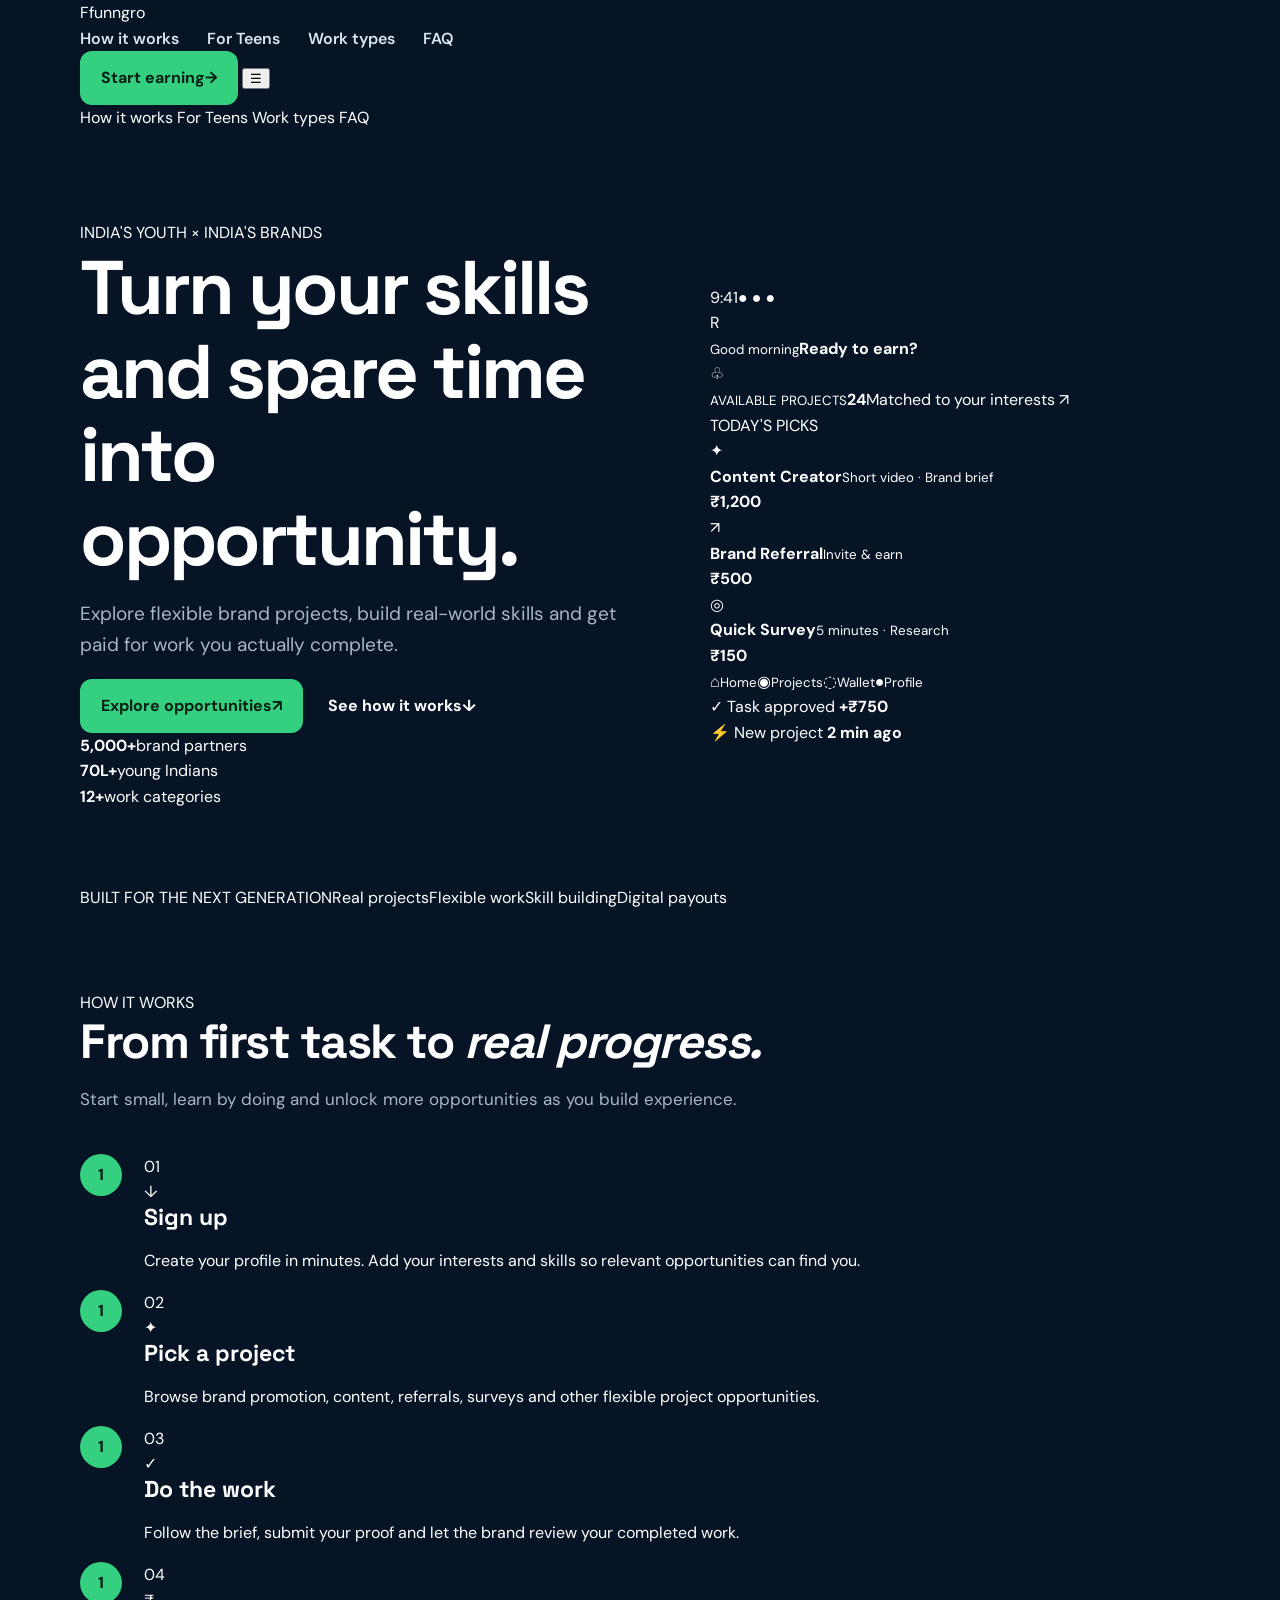
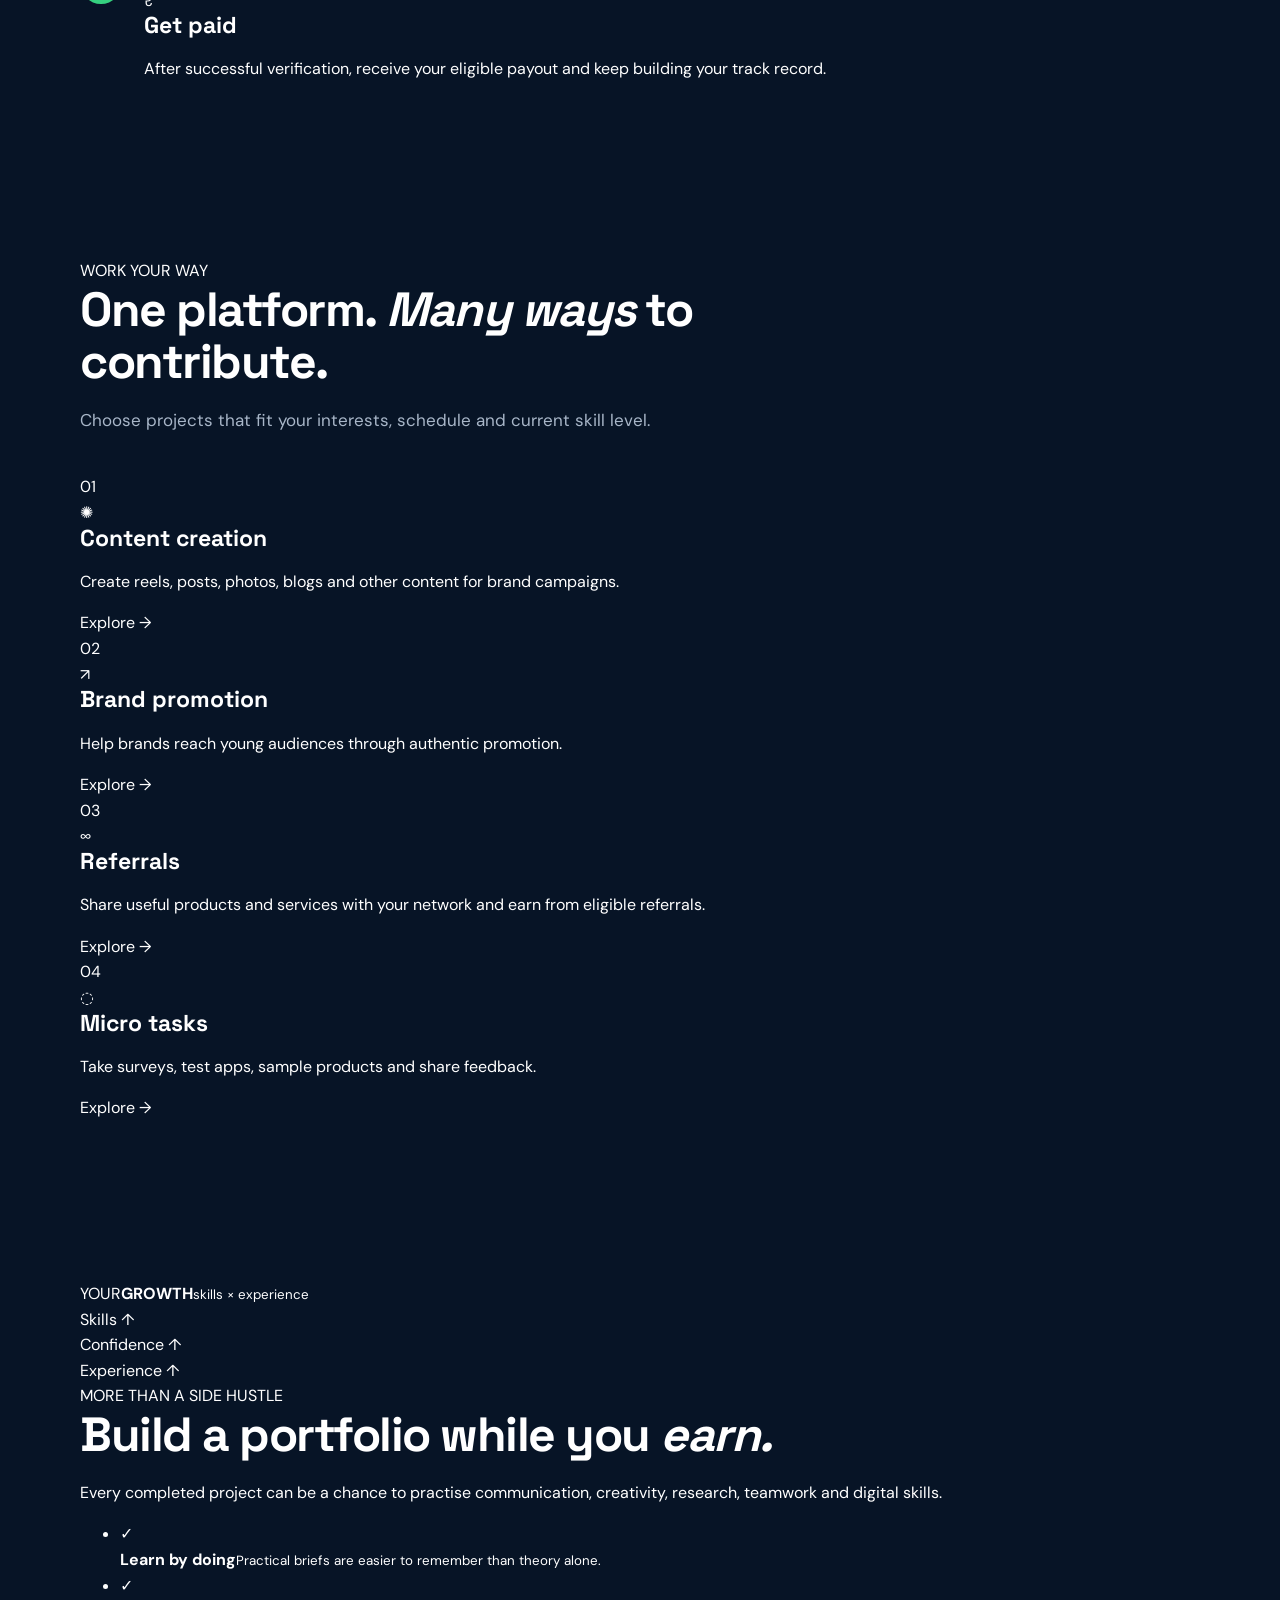
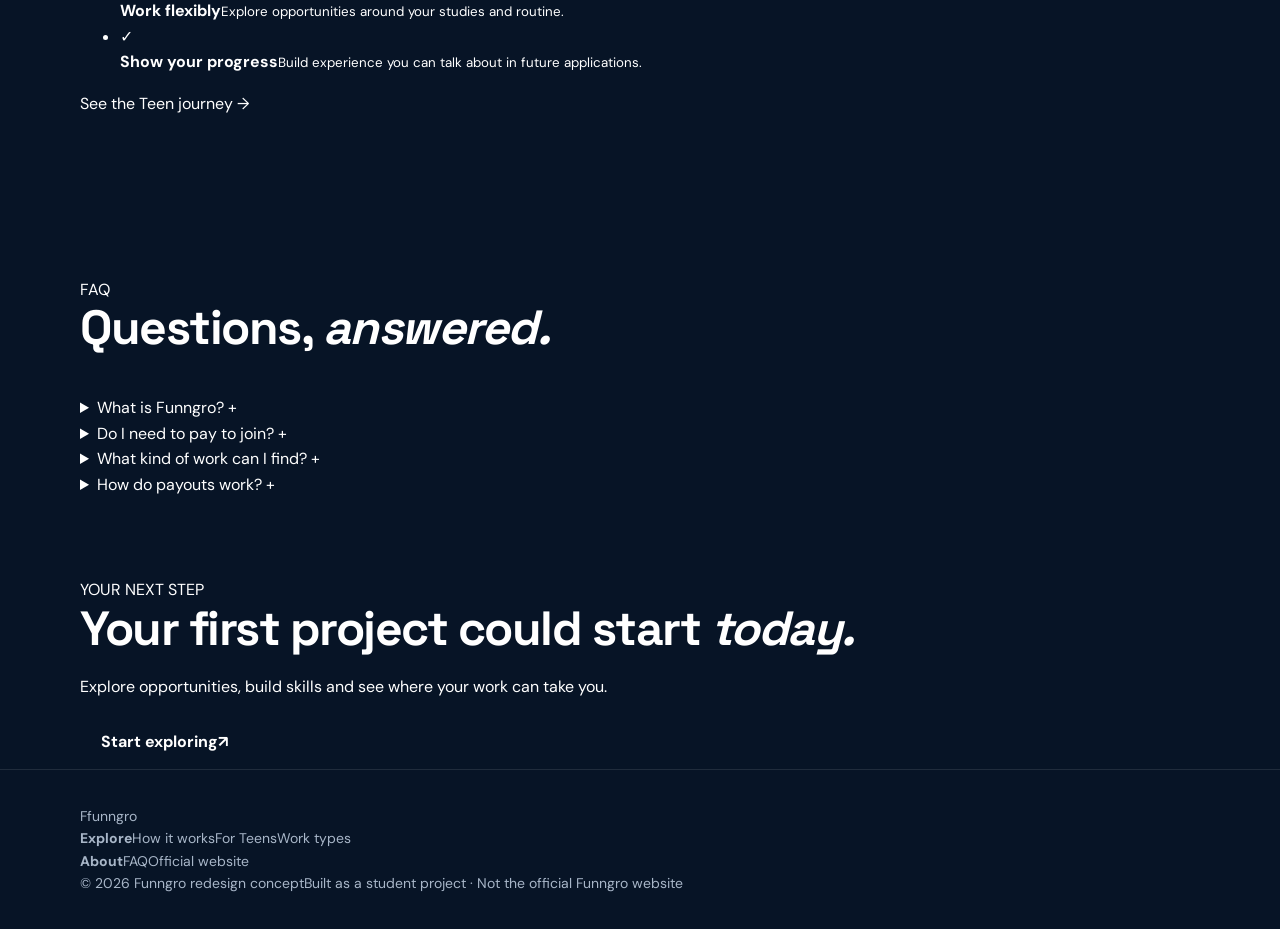
<file: index.html>
<!doctype html>
<html lang="en">
<head>
  <meta charset="utf-8">
  <meta name="viewport" content="width=device-width, initial-scale=1">
  <title>Funngro — Earn, Learn & Grow</title>
  <meta name="description" content="Discover flexible online earning opportunities, real brand projects and practical skills with Funngro.">
  <meta name="keywords" content="online earning for students, student jobs, freelance projects, brand campaigns, work from home, Funngro">
  <meta name="theme-color" content="#07111f">
  <link rel="stylesheet" href="styles.css">
</head>
<body>
  <header class="site-header">
    <nav class="nav container">
      <a class="brand" href="index.html" aria-label="Funngro home"><span class="brand-mark">F</span><span>funngro</span></a>
      <div class="nav-links">
        <a href="#how">How it works</a>
        <a href="teen.html">For Teens</a>
        <a href="#work">Work types</a>
        <a href="#faq">FAQ</a>
      </div>
      <a class="btn btn-small btn-primary" href="teen.html">Start earning <span>→</span></a>
      <button class="menu-toggle" aria-label="Open menu">☰</button>
    </nav>
    <div class="mobile-menu container">
      <a href="#how">How it works</a>
      <a href="teen.html">For Teens</a>
      <a href="#work">Work types</a>
      <a href="#faq">FAQ</a>
    </div>
  </header>

  <main>
    <section class="hero">
      <div class="hero-glow glow-a"></div><div class="hero-glow glow-b"></div>
      <div class="container hero-grid">
        <div class="hero-copy reveal">
          <div class="eyebrow"><span class="pulse"></span> INDIA'S YOUTH × INDIA'S BRANDS</div>
          <h1>Turn your <span>skills</span> and spare time into opportunity.</h1>
          <p class="hero-text">Explore flexible brand projects, build real-world skills and get paid for work you actually complete.</p>
          <div class="hero-actions">
            <a class="btn btn-primary" href="teen.html">Explore opportunities <span>↗</span></a>
            <a class="btn btn-ghost" href="#how">See how it works <span>↓</span></a>
          </div>
          <div class="trust-row">
            <div><strong>5,000+</strong><span>brand partners</span></div>
            <div><strong>70L+</strong><span>young Indians</span></div>
            <div><strong>12+</strong><span>work categories</span></div>
          </div>
        </div>
        <div class="hero-card-wrap reveal">
          <div class="phone-card">
            <div class="phone-top"><span>9:41</span><span>● ● ●</span></div>
            <div class="app-head"><div class="mini-avatar">R</div><div><small>Good morning</small><b>Ready to earn?</b></div><span class="bell">♧</span></div>
            <div class="earn-card"><small>AVAILABLE PROJECTS</small><strong>24</strong><span>Matched to your interests ↗</span></div>
            <div class="task-label">TODAY'S PICKS</div>
            <div class="task">
              <div class="task-icon">✦</div><div><b>Content Creator</b><small>Short video · Brand brief</small></div><strong>₹1,200</strong>
            </div>
            <div class="task">
              <div class="task-icon">↗</div><div><b>Brand Referral</b><small>Invite & earn</small></div><strong>₹500</strong>
            </div>
            <div class="task">
              <div class="task-icon">◎</div><div><b>Quick Survey</b><small>5 minutes · Research</small></div><strong>₹150</strong>
            </div>
            <div class="phone-nav"><span>⌂<small>Home</small></span><span>◉<small>Projects</small></span><span>◌<small>Wallet</small></span><span>●<small>Profile</small></span></div>
          </div>
          <div class="float-pill pill-one">✓ Task approved <b>+₹750</b></div>
          <div class="float-pill pill-two">⚡ New project <b>2 min ago</b></div>
        </div>
      </div>
    </section>

    <section class="brand-strip"><div class="container strip-inner"><span>BUILT FOR THE NEXT GENERATION</span><span>Real projects</span><i></i><span>Flexible work</span><i></i><span>Skill building</span><i></i><span>Digital payouts</span></div></section>

    <section class="section" id="how">
      <div class="container">
        <div class="section-head reveal"><div><div class="eyebrow">HOW IT WORKS</div><h2>From first task to <em>real progress.</em></h2></div><p>Start small, learn by doing and unlock more opportunities as you build experience.</p></div>
        <div class="steps-grid">
          <article class="step reveal"><span class="step-no">01</span><div class="step-icon">↓</div><h3>Sign up</h3><p>Create your profile in minutes. Add your interests and skills so relevant opportunities can find you.</p></article>
          <article class="step reveal"><span class="step-no">02</span><div class="step-icon">✦</div><h3>Pick a project</h3><p>Browse brand promotion, content, referrals, surveys and other flexible project opportunities.</p></article>
          <article class="step reveal"><span class="step-no">03</span><div class="step-icon">✓</div><h3>Do the work</h3><p>Follow the brief, submit your proof and let the brand review your completed work.</p></article>
          <article class="step reveal"><span class="step-no">04</span><div class="step-icon">₹</div><h3>Get paid</h3><p>After successful verification, receive your eligible payout and keep building your track record.</p></article>
        </div>
      </div>
    </section>

    <section class="section dark-section" id="work">
      <div class="container">
        <div class="section-head light reveal"><div><div class="eyebrow">WORK YOUR WAY</div><h2>One platform. <em>Many ways</em> to contribute.</h2></div><p>Choose projects that fit your interests, schedule and current skill level.</p></div>
        <div class="work-grid">
          <article class="work-card big reveal"><div class="work-number">01</div><span class="work-icon">✺</span><h3>Content creation</h3><p>Create reels, posts, photos, blogs and other content for brand campaigns.</p><a href="teen.html">Explore →</a></article>
          <article class="work-card reveal"><div class="work-number">02</div><span class="work-icon">↗</span><h3>Brand promotion</h3><p>Help brands reach young audiences through authentic promotion.</p><a href="teen.html">Explore →</a></article>
          <article class="work-card reveal"><div class="work-number">03</div><span class="work-icon">∞</span><h3>Referrals</h3><p>Share useful products and services with your network and earn from eligible referrals.</p><a href="teen.html">Explore →</a></article>
          <article class="work-card reveal"><div class="work-number">04</div><span class="work-icon">◌</span><h3>Micro tasks</h3><p>Take surveys, test apps, sample products and share feedback.</p><a href="teen.html">Explore →</a></article>
        </div>
      </div>
    </section>

    <section class="section">
      <div class="container split-section">
        <div class="growth-visual reveal">
          <div class="orbit orbit-1"></div><div class="orbit orbit-2"></div>
          <div class="growth-core"><span>YOUR</span><strong>GROWTH</strong><small>skills × experience</small></div>
          <div class="growth-tag tag-a">Skills ↑</div><div class="growth-tag tag-b">Confidence ↑</div><div class="growth-tag tag-c">Experience ↑</div>
        </div>
        <div class="reveal"><div class="eyebrow">MORE THAN A SIDE HUSTLE</div><h2>Build a portfolio while you <em>earn.</em></h2><p class="lead">Every completed project can be a chance to practise communication, creativity, research, teamwork and digital skills.</p>
          <ul class="check-list"><li><span>✓</span><div><b>Learn by doing</b><small>Practical briefs are easier to remember than theory alone.</small></div></li><li><span>✓</span><div><b>Work flexibly</b><small>Explore opportunities around your studies and routine.</small></div></li><li><span>✓</span><div><b>Show your progress</b><small>Build experience you can talk about in future applications.</small></div></li></ul>
          <a class="text-link" href="teen.html">See the Teen journey →</a>
        </div>
      </div>
    </section>

    <section class="section faq-section" id="faq">
      <div class="container faq-wrap">
        <div class="section-head reveal"><div><div class="eyebrow">FAQ</div><h2>Questions, <em>answered.</em></h2></div></div>
        <div class="faq-list">
          <details class="reveal"><summary>What is Funngro? <span>+</span></summary><p>Funngro connects young people with flexible projects from brands, including promotion, content, referrals, surveys and other tasks.</p></details>
          <details class="reveal"><summary>Do I need to pay to join? <span>+</span></summary><p>The current Funngro site describes the platform as free to join, with no registration or joining fee.</p></details>
          <details class="reveal"><summary>What kind of work can I find? <span>+</span></summary><p>Opportunities can include content creation, brand promotion, referrals, sampling, surveys and other micro tasks.</p></details>
          <details class="reveal"><summary>How do payouts work? <span>+</span></summary><p>Eligible completed projects are verified before payout. Funngro currently describes UPI and bank-transfer payouts.</p></details>
        </div>
      </div>
    </section>

    <section class="cta-section"><div class="container cta-inner reveal"><div><div class="eyebrow">YOUR NEXT STEP</div><h2>Your first project could start <em>today.</em></h2><p>Explore opportunities, build skills and see where your work can take you.</p></div><a class="btn btn-light" href="teen.html">Start exploring <span>↗</span></a></div></section>
  </main>

  <footer class="footer"><div class="container footer-top"><a class="brand" href="index.html"><span class="brand-mark">F</span><span>funngro</span></a><div><b>Explore</b><a href="#how">How it works</a><a href="teen.html">For Teens</a><a href="#work">Work types</a></div><div><b>About</b><a href="#faq">FAQ</a><a href="https://www.funngro.com/" target="_blank" rel="noopener">Official website</a></div></div><div class="container footer-bottom"><span>© 2026 Funngro redesign concept</span><span>Built as a student project · Not the official Funngro website</span></div></footer>
  <script src="script.js"></script>
</body>
</html>
</file>
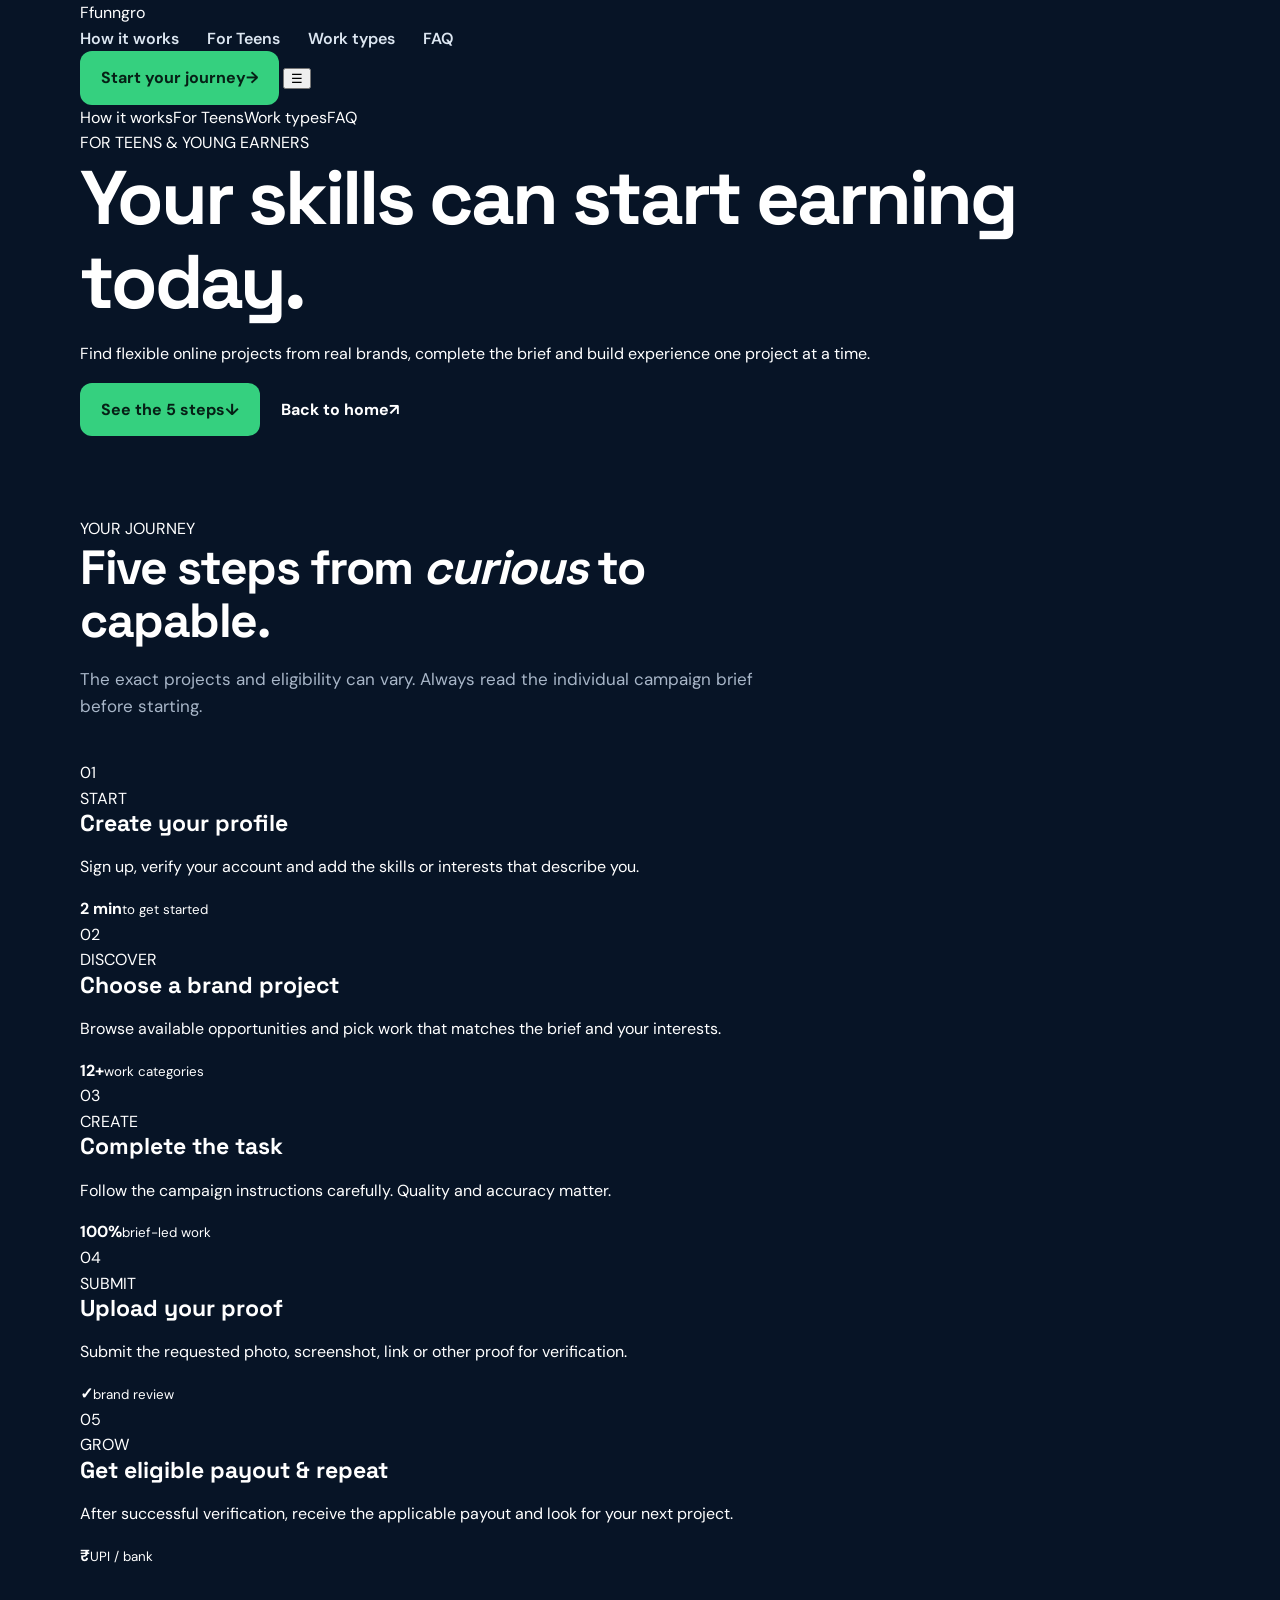
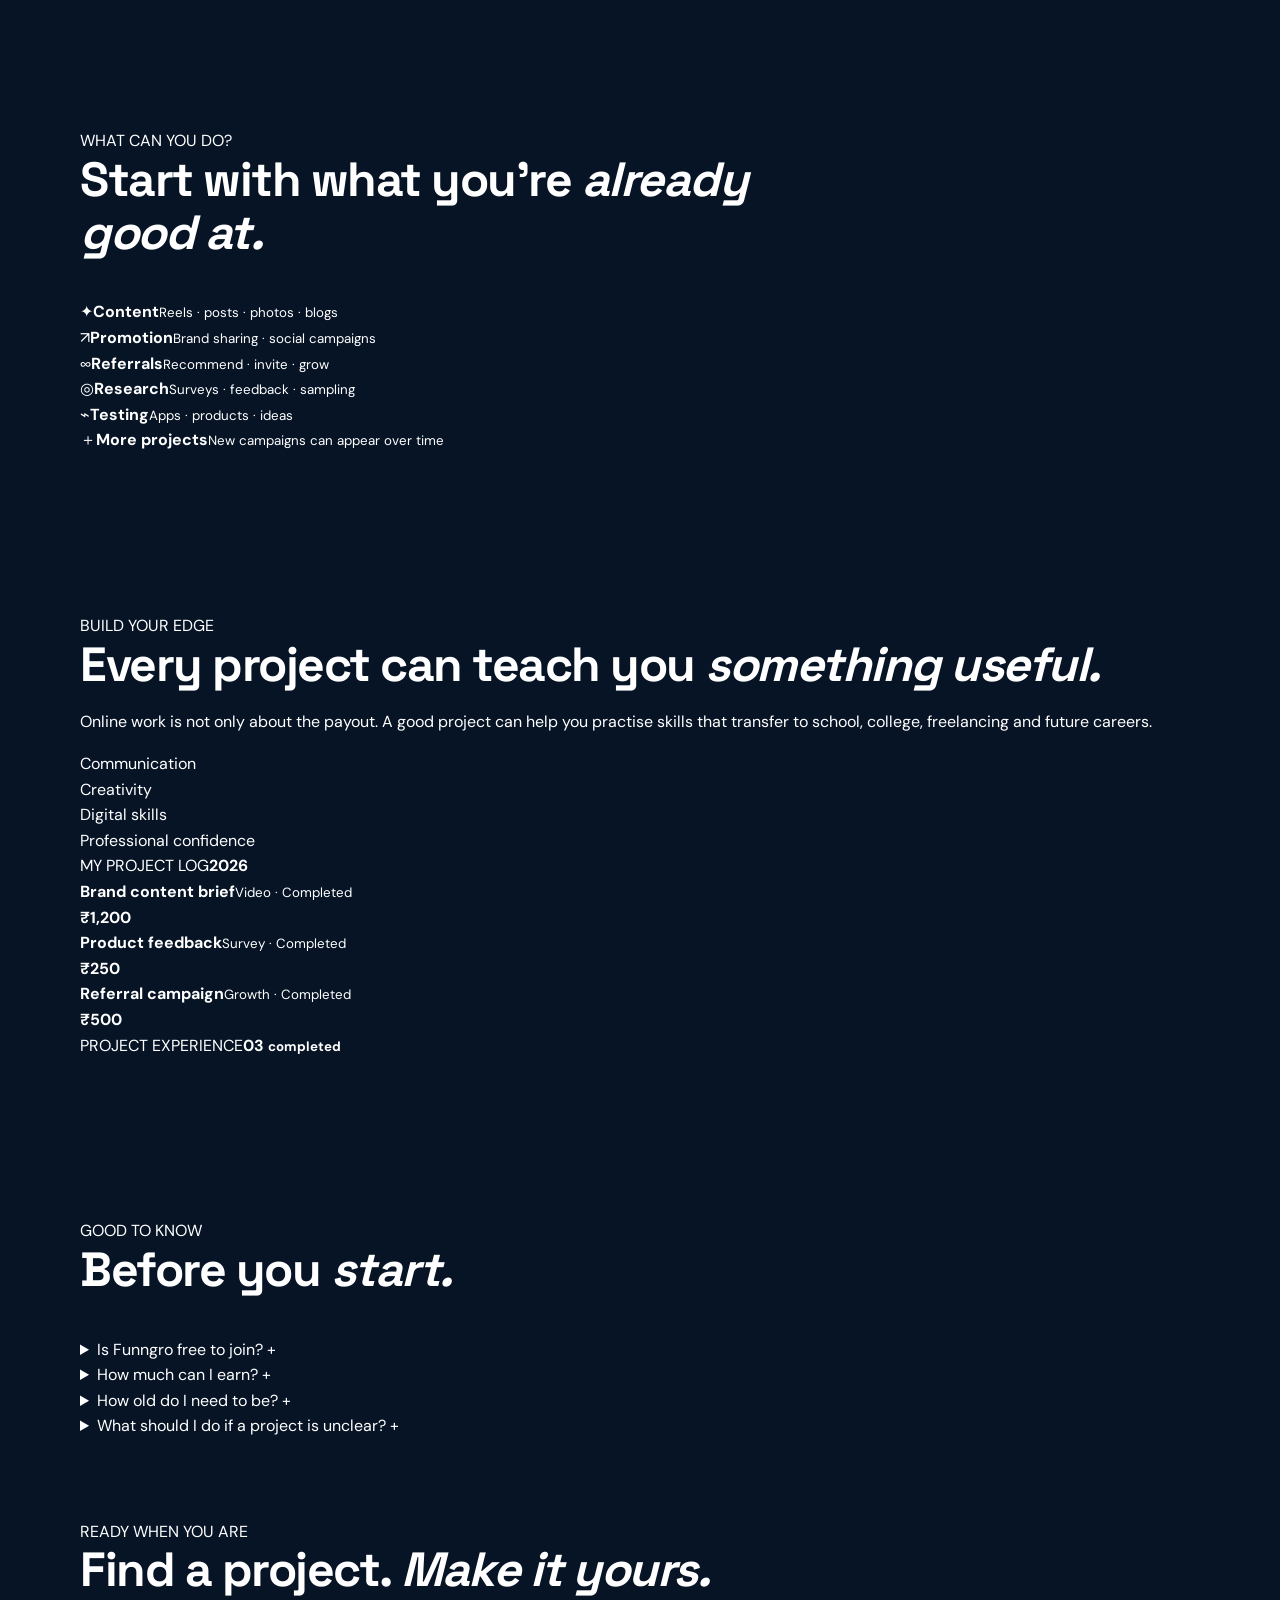
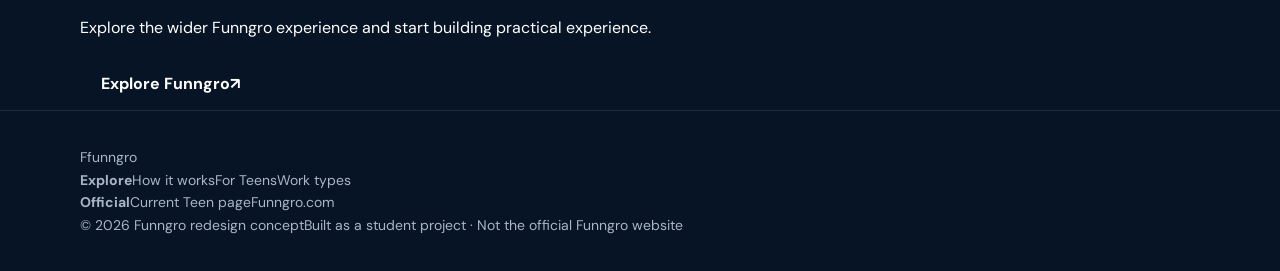
<file: teen.html>
<!doctype html>
<html lang="en">
<head>
  <meta charset="utf-8">
  <meta name="viewport" content="width=device-width, initial-scale=1">
  <title>For Teens — Funngro | Start Your Earning Journey</title>
  <meta name="description" content="Learn how young people can explore flexible brand projects, build practical skills and earn online with Funngro.">
  <meta name="keywords" content="part time jobs for students, online earning, student freelance work, work from home for students, brand projects">
  <meta name="theme-color" content="#07111f">
  <link rel="stylesheet" href="styles.css">
</head>
<body>
  <header class="site-header">
    <nav class="nav container">
      <a class="brand" href="index.html"><span class="brand-mark">F</span><span>funngro</span></a>
      <div class="nav-links"><a href="index.html#how">How it works</a><a href="teen.html" class="active">For Teens</a><a href="index.html#work">Work types</a><a href="#faq">FAQ</a></div>
      <a class="btn btn-small btn-primary" href="#journey">Start your journey <span>→</span></a>
      <button class="menu-toggle" aria-label="Open menu">☰</button>
    </nav>
    <div class="mobile-menu container"><a href="index.html#how">How it works</a><a href="teen.html">For Teens</a><a href="index.html#work">Work types</a><a href="#faq">FAQ</a></div>
  </header>

  <main>
    <section class="page-hero">
      <div class="hero-glow glow-a"></div>
      <div class="container page-hero-inner reveal">
        <div class="eyebrow"><span class="pulse"></span> FOR TEENS & YOUNG EARNERS</div>
        <h1>Your skills can start <span>earning</span> today.</h1>
        <p>Find flexible online projects from real brands, complete the brief and build experience one project at a time.</p>
        <div class="hero-actions"><a class="btn btn-primary" href="#journey">See the 5 steps <span>↓</span></a><a class="btn btn-ghost" href="index.html">Back to home <span>↗</span></a></div>
      </div>
    </section>

    <section class="section journey-section" id="journey">
      <div class="container">
        <div class="section-head reveal"><div><div class="eyebrow">YOUR JOURNEY</div><h2>Five steps from <em>curious</em> to capable.</h2></div><p>The exact projects and eligibility can vary. Always read the individual campaign brief before starting.</p></div>
        <div class="journey-list">
          <article class="journey-row reveal"><div class="journey-count">01</div><div class="journey-copy"><span>START</span><h3>Create your profile</h3><p>Sign up, verify your account and add the skills or interests that describe you.</p></div><div class="journey-side"><b>2 min</b><small>to get started</small></div></article>
          <article class="journey-row reveal"><div class="journey-count">02</div><div class="journey-copy"><span>DISCOVER</span><h3>Choose a brand project</h3><p>Browse available opportunities and pick work that matches the brief and your interests.</p></div><div class="journey-side"><b>12+</b><small>work categories</small></div></article>
          <article class="journey-row reveal"><div class="journey-count">03</div><div class="journey-copy"><span>CREATE</span><h3>Complete the task</h3><p>Follow the campaign instructions carefully. Quality and accuracy matter.</p></div><div class="journey-side"><b>100%</b><small>brief-led work</small></div></article>
          <article class="journey-row reveal"><div class="journey-count">04</div><div class="journey-copy"><span>SUBMIT</span><h3>Upload your proof</h3><p>Submit the requested photo, screenshot, link or other proof for verification.</p></div><div class="journey-side"><b>✓</b><small>brand review</small></div></article>
          <article class="journey-row reveal"><div class="journey-count">05</div><div class="journey-copy"><span>GROW</span><h3>Get eligible payout & repeat</h3><p>After successful verification, receive the applicable payout and look for your next project.</p></div><div class="journey-side"><b>₹</b><small>UPI / bank</small></div></article>
        </div>
      </div>
    </section>

    <section class="section dark-section">
      <div class="container">
        <div class="section-head light reveal"><div><div class="eyebrow">WHAT CAN YOU DO?</div><h2>Start with what you're <em>already good at.</em></h2></div></div>
        <div class="category-grid">
          <div class="category reveal"><span>✦</span><b>Content</b><small>Reels · posts · photos · blogs</small></div>
          <div class="category reveal"><span>↗</span><b>Promotion</b><small>Brand sharing · social campaigns</small></div>
          <div class="category reveal"><span>∞</span><b>Referrals</b><small>Recommend · invite · grow</small></div>
          <div class="category reveal"><span>◎</span><b>Research</b><small>Surveys · feedback · sampling</small></div>
          <div class="category reveal"><span>⌁</span><b>Testing</b><small>Apps · products · ideas</small></div>
          <div class="category reveal"><span>＋</span><b>More projects</b><small>New campaigns can appear over time</small></div>
        </div>
      </div>
    </section>

    <section class="section">
      <div class="container split-section">
        <div class="reveal">
          <div class="eyebrow">BUILD YOUR EDGE</div>
          <h2>Every project can teach you <em>something useful.</em></h2>
          <p class="lead">Online work is not only about the payout. A good project can help you practise skills that transfer to school, college, freelancing and future careers.</p>
          <div class="skill-bars">
            <div><label>Communication</label><span><i style="width:82%"></i></span></div>
            <div><label>Creativity</label><span><i style="width:91%"></i></span></div>
            <div><label>Digital skills</label><span><i style="width:76%"></i></span></div>
            <div><label>Professional confidence</label><span><i style="width:68%"></i></span></div>
          </div>
        </div>
        <div class="portfolio-card reveal">
          <div class="portfolio-head"><span>MY PROJECT LOG</span><b>2026</b></div>
          <div class="portfolio-item"><span class="portfolio-dot"></span><div><b>Brand content brief</b><small>Video · Completed</small></div><strong>₹1,200</strong></div>
          <div class="portfolio-item"><span class="portfolio-dot"></span><div><b>Product feedback</b><small>Survey · Completed</small></div><strong>₹250</strong></div>
          <div class="portfolio-item"><span class="portfolio-dot"></span><div><b>Referral campaign</b><small>Growth · Completed</small></div><strong>₹500</strong></div>
          <div class="portfolio-total"><span>PROJECT EXPERIENCE</span><strong>03 <small>completed</small></strong></div>
        </div>
      </div>
    </section>

    <section class="section faq-section" id="faq">
      <div class="container faq-wrap">
        <div class="section-head reveal"><div><div class="eyebrow">GOOD TO KNOW</div><h2>Before you <em>start.</em></h2></div></div>
        <div class="faq-list">
          <details class="reveal"><summary>Is Funngro free to join? <span>+</span></summary><p>The current Funngro Teen page describes the service as free to join with no registration or joining fees.</p></details>
          <details class="reveal"><summary>How much can I earn? <span>+</span></summary><p>Project payouts vary by campaign, task and eligibility. Treat displayed examples as examples, not guaranteed income.</p></details>
          <details class="reveal"><summary>How old do I need to be? <span>+</span></summary><p>Eligibility can depend on the platform's current terms and the individual campaign. Check the current official Funngro terms before participating.</p></details>
          <details class="reveal"><summary>What should I do if a project is unclear? <span>+</span></summary><p>Read the brief and any eligibility requirements before starting. If something is unclear, use the platform's official support route rather than guessing.</p></details>
        </div>
      </div>
    </section>

    <section class="cta-section"><div class="container cta-inner reveal"><div><div class="eyebrow">READY WHEN YOU ARE</div><h2>Find a project. <em>Make it yours.</em></h2><p>Explore the wider Funngro experience and start building practical experience.</p></div><a class="btn btn-light" href="index.html">Explore Funngro <span>↗</span></a></div></section>
  </main>

  <footer class="footer"><div class="container footer-top"><a class="brand" href="index.html"><span class="brand-mark">F</span><span>funngro</span></a><div><b>Explore</b><a href="index.html#how">How it works</a><a href="teen.html">For Teens</a><a href="index.html#work">Work types</a></div><div><b>Official</b><a href="https://www.funngro.com/teen" target="_blank" rel="noopener">Current Teen page</a><a href="https://www.funngro.com/" target="_blank" rel="noopener">Funngro.com</a></div></div><div class="container footer-bottom"><span>© 2026 Funngro redesign concept</span><span>Built as a student project · Not the official Funngro website</span></div></footer>
  <script src="script.js"></script>
</body>
</html>
</file>
<file: styles.css>
@import url('https://fonts.googleapis.com/css2?family=DM+Sans:wght@400;500;600;700&family=Space+Grotesk:wght@500;600;700&display=swap');

:root{
  --navy:#071426;
  --navy2:#0d2038;
  --green:#35d07f;
  --green2:#21b96a;
  --white:#fff;
  --muted:#a8b6c8;
  --line:rgba(255,255,255,.1);
  --card:rgba(255,255,255,.055);
  --shadow:0 20px 60px rgba(0,0,0,.22);
}
*{box-sizing:border-box}
html{scroll-behavior:smooth}
body{margin:0;font-family:"DM Sans",sans-serif;background:var(--navy);color:var(--white);line-height:1.6}
a{color:inherit;text-decoration:none}
img{max-width:100%}
.container{width:min(1120px,92%);margin:auto}
.navbar{position:sticky;top:0;z-index:50;background:rgba(7,20,38,.9);backdrop-filter:blur(14px);border-bottom:1px solid var(--line)}
.nav-inner{height:72px;display:flex;align-items:center;justify-content:space-between}
.logo{font:700 27px "Space Grotesk";letter-spacing:-1px}
.logo span{color:var(--green)}
.nav-links{display:flex;gap:28px;align-items:center}
.nav-links a{color:#dce6f1;font-weight:600}
.nav-links a:hover{color:var(--green)}
.menu-btn{display:none;background:none;border:0;color:#fff;font-size:28px}
.btn{display:inline-flex;align-items:center;justify-content:center;padding:13px 20px;border-radius:12px;font-weight:700;border:1px solid transparent;transition:.2s}
.btn-primary{background:var(--green);color:#062016}
.btn-primary:hover{transform:translateY(-2px);background:#48df91}
.btn-outline{border-color:var(--line);background:rgba(255,255,255,.04)}
.btn-outline:hover{border-color:var(--green);color:var(--green)}
.hero{padding:90px 0 75px;overflow:hidden}
.hero-grid{display:grid;grid-template-columns:1.08fr .92fr;gap:55px;align-items:center}
.badge{display:inline-block;padding:8px 12px;border:1px solid rgba(53,208,127,.3);background:rgba(53,208,127,.08);color:var(--green);border-radius:999px;font-weight:700;font-size:14px}
h1,h2,h3{font-family:"Space Grotesk";line-height:1.1;margin:0 0 18px}
h1{font-size:clamp(44px,6vw,76px);letter-spacing:-3px}
h2{font-size:clamp(32px,4vw,48px);letter-spacing:-1.5px}
h3{font-size:23px}
.hero p{font-size:19px;color:var(--muted);max-width:620px}
.actions{display:flex;gap:12px;flex-wrap:wrap;margin-top:28px}
.hero-card{padding:30px;border:1px solid var(--line);border-radius:28px;background:linear-gradient(145deg,rgba(53,208,127,.14),rgba(255,255,255,.04));box-shadow:var(--shadow)}
.hero-card .big{font:700 72px "Space Grotesk";color:var(--green)}
.stat-grid{display:grid;grid-template-columns:repeat(3,1fr);gap:12px;margin-top:24px}
.stat{padding:18px;border-radius:16px;background:var(--card);border:1px solid var(--line)}
.stat strong{display:block;font:700 26px "Space Grotesk"}
.stat span{color:var(--muted);font-size:14px}
.section{padding:80px 0}
.section-head{max-width:700px;margin-bottom:40px}
.section-head p{color:var(--muted);font-size:17px}
.grid-3{display:grid;grid-template-columns:repeat(3,1fr);gap:18px}
.card{padding:26px;border:1px solid var(--line);border-radius:20px;background:var(--card)}
.card p{color:var(--muted)}
.icon{width:46px;height:46px;border-radius:13px;display:grid;place-items:center;background:rgba(53,208,127,.12);color:var(--green);font-weight:800;margin-bottom:18px}
.steps{counter-reset:step}
.step{position:relative;padding-left:64px}
.step:before{counter-increment:step;content:counter(step);position:absolute;left:0;top:0;width:42px;height:42px;border-radius:50%;display:grid;place-items:center;background:var(--green);color:#062016;font-weight:800}
.categories{display:flex;flex-wrap:wrap;gap:10px}
.tag{padding:10px 14px;border-radius:999px;background:var(--card);border:1px solid var(--line);color:#dce6f1}
.faq{border-top:1px solid var(--line);padding:20px 0}
.faq summary{cursor:pointer;font-weight:700;font-size:17px}
.faq p{color:var(--muted)}
.cta{padding:55px;border-radius:28px;background:linear-gradient(135deg,rgba(53,208,127,.18),rgba(255,255,255,.05));border:1px solid var(--line);text-align:center}
footer{border-top:1px solid var(--line);padding:35px 0;color:var(--muted);font-size:14px}
.reveal{opacity:0;transform:translateY(18px);transition:.6s ease}
.reveal.visible{opacity:1;transform:none}
@media(max-width:800px){
  .nav-links{display:none;position:absolute;left:4%;right:4%;top:65px;padding:18px;flex-direction:column;align-items:flex-start;background:var(--navy2);border:1px solid var(--line);border-radius:16px}
  .nav-links.open{display:flex}
  .menu-btn{display:block}
  .hero{padding-top:60px}
  .hero-grid{grid-template-columns:1fr}
  .grid-3{grid-template-columns:1fr}
  .stat-grid{grid-template-columns:1fr}
  .cta{padding:35px 22px}
}
</file>
